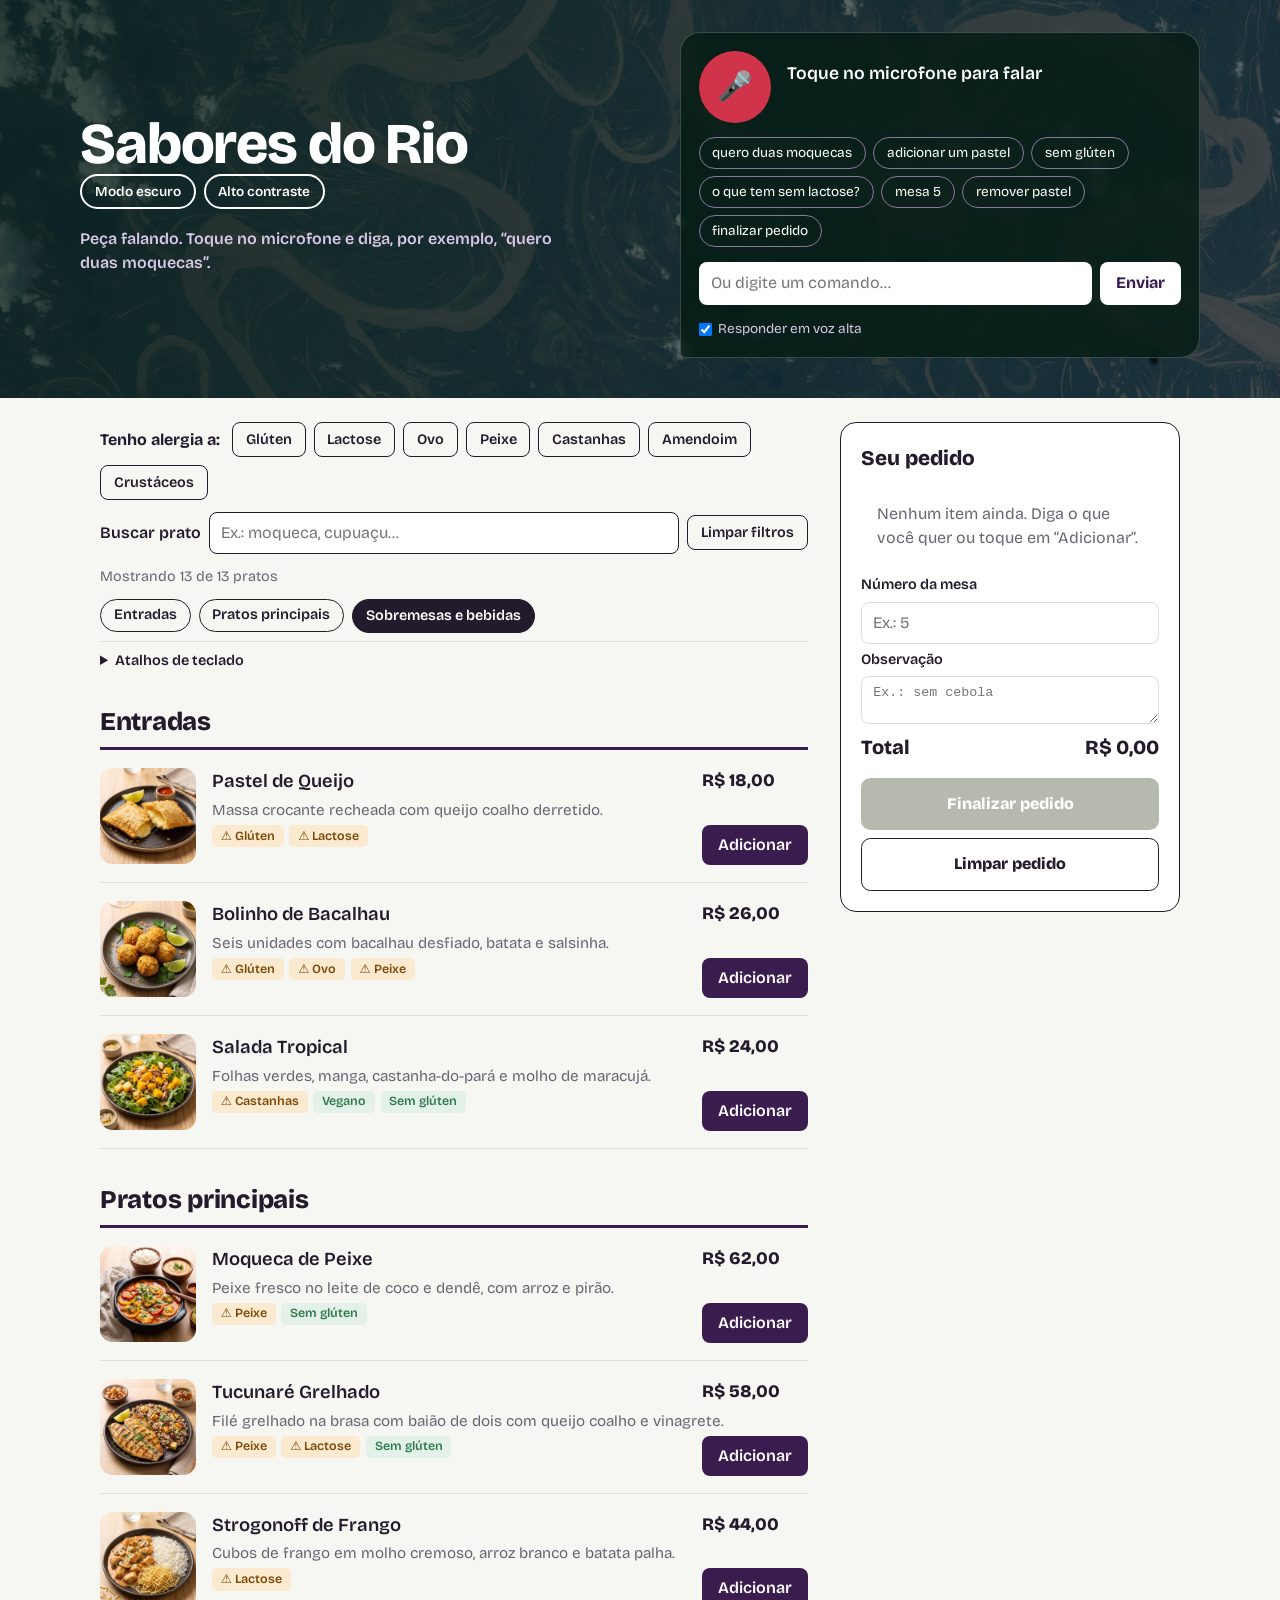
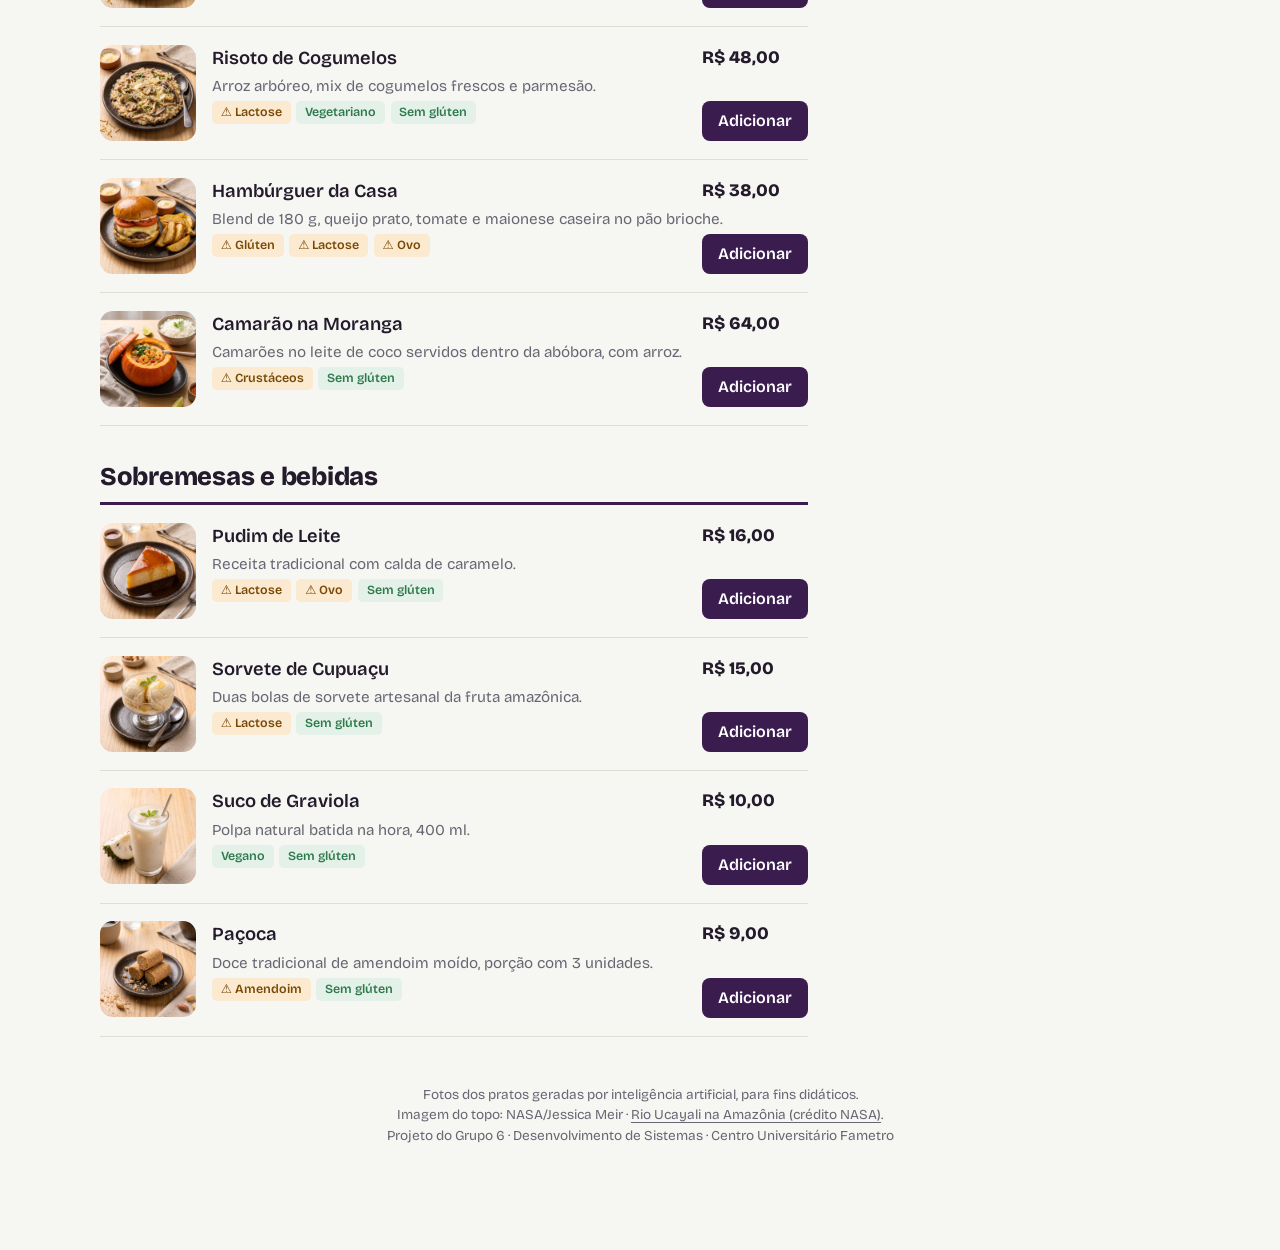
<file: index.html>
<!DOCTYPE html>
<html lang="pt-BR">
<head>
<meta charset="utf-8">
<meta name="viewport" content="width=device-width, initial-scale=1">
<meta name="description" content="Cardápio digital do restaurante Sabores do Rio, com filtro de alérgenos e pedido por voz.">
<meta name="theme-color" content="#3a1c4f">
<title>Cardápio Digital · Sabores do Rio</title>
<link rel="preconnect" href="https://fonts.googleapis.com">
<link rel="preconnect" href="https://fonts.gstatic.com" crossorigin>
<link href="https://fonts.googleapis.com/css2?family=Bricolage+Grotesque:opsz,wght@12..96,400;12..96,600;12..96,800&display=swap" rel="stylesheet">
<script>try{var t=localStorage.getItem("sabores-tema");if(t==="1")t="contraste";if(t===null&&matchMedia("(prefers-color-scheme: dark)").matches)t="escuro";if(t&&t!=="padrao"&&t!=="0")document.documentElement.setAttribute("data-tema",t)}catch(e){}</script>
<link rel="stylesheet" href="css/style.css">
<script src="js/script.js" defer></script>
</head>
<body>
<a class="pular" href="#conteudo">Pular para o cardápio</a>

<header class="topo">
  <div class="topo-in">
    <div>
      <h1>Sabores do Rio</h1>
      <div class="temas" role="group" aria-label="Aparência">
        <button id="escuro" class="tema" type="button" aria-pressed="false">Modo escuro</button>
        <button id="tema" class="tema" type="button" aria-pressed="false">Alto contraste</button>
      </div>
      <p class="sub">Peça falando. Toque no microfone e diga, por exemplo, “quero duas moquecas”.</p>
    </div>
    <section class="voz" aria-label="Pedido por voz">
      <div class="voz-linha">
        <button type="button" id="mic" aria-label="Ativar microfone">🎤</button>
        <div>
          <div id="fala" aria-live="polite">Toque no microfone para falar</div>
          <div id="retorno" aria-live="polite"></div>
        </div>
      </div>
      <div class="exemplos" role="group" aria-label="Comandos de exemplo">
        <button type="button">quero duas moquecas</button>
        <button type="button">adicionar um pastel</button>
        <button type="button">sem glúten</button>
        <button type="button">o que tem sem lactose?</button>
        <button type="button">mesa 5</button>
        <button type="button">remover pastel</button>
        <button type="button">finalizar pedido</button>
      </div>
      <form class="digitar" id="formTexto">
        <label class="sr" for="txt">Digitar comando</label>
        <input type="text" id="txt" placeholder="Ou digite um comando…" autocomplete="off">
        <button type="submit">Enviar</button>
      </form>
      <label class="opt"><input type="checkbox" id="falar" checked> Responder em voz alta</label>
    </section>
  </div>
</header>

<div class="layout" id="conteudo" tabindex="-1">
  <div>
    <section class="ferramentas" aria-label="Filtros e busca">
    <div class="filtros" role="group" aria-label="Filtrar por alérgeno">
      <strong>Tenho alergia a:</strong>
      <button type="button" class="chip" data-al="gluten" aria-pressed="false">Glúten</button>
      <button type="button" class="chip" data-al="lactose" aria-pressed="false">Lactose</button>
      <button type="button" class="chip" data-al="ovo" aria-pressed="false">Ovo</button>
      <button type="button" class="chip" data-al="peixe" aria-pressed="false">Peixe</button>
      <button type="button" class="chip" data-al="castanhas" aria-pressed="false">Castanhas</button>
      <button type="button" class="chip" data-al="amendoim" aria-pressed="false">Amendoim</button>
      <button type="button" class="chip" data-al="crustaceos" aria-pressed="false">Crustáceos</button>
    </div>
    <div class="busca">
      <label for="busca">Buscar prato</label>
      <input id="busca" type="search" placeholder="Ex.: moqueca, cupuaçu…" autocomplete="off">
      <button type="button" id="limparFiltros" class="chip">Limpar filtros</button>
    </div>
    <p id="contagem" class="contagem" role="status" aria-live="polite"></p>
    <nav id="indice" class="indice" aria-label="Seções do cardápio"></nav>
    <div id="avisoDados" class="aviso" role="alert" hidden></div>
    <details class="atalhos">
      <summary>Atalhos de teclado</summary>
      <ul><li><kbd>/</kbd> buscar prato</li><li><kbd>M</kbd> microfone</li><li><kbd>P</kbd> abrir o pedido</li><li><kbd>D</kbd> modo escuro</li><li><kbd>C</kbd> alto contraste</li></ul>
    </details>
    </section>

    <!-- MICRODADOS: Restaurant > Menu > MenuSection > MenuItem -->
    <main itemscope itemtype="https://schema.org/Restaurant">
      <meta itemprop="name" content="Sabores do Rio">
      <meta itemprop="servesCuisine" content="Brasileira">
      <div itemprop="hasMenu" itemscope itemtype="https://schema.org/Menu">
        <meta itemprop="name" content="Cardápio">

        <section class="secao" itemprop="hasMenuSection" itemscope itemtype="https://schema.org/MenuSection">
          <h2 itemprop="name">Entradas</h2>

          <article class="prato" itemprop="hasMenuItem" itemscope itemtype="https://schema.org/MenuItem" data-id="pastel" data-keys="pastel,pasteis" data-al="gluten,lactose">
            <img class="foto" src="img/pastel.jpg" alt="Pastel de queijo dourado, aberto ao meio com queijo derretido" width="480" height="480" loading="lazy">
            <h3 itemprop="name">Pastel de Queijo</h3>
            <div class="preco" itemprop="offers" itemscope itemtype="https://schema.org/Offer"><meta itemprop="priceCurrency" content="BRL">R$ <span itemprop="price" content="18.00">18,00</span></div>
            <p class="desc" itemprop="description">Massa crocante recheada com queijo coalho derretido.</p>
            <ul class="etiquetas">
              <li class="alergeno" itemprop="additionalProperty" itemscope itemtype="https://schema.org/PropertyValue"><meta itemprop="name" content="Alérgeno"><span itemprop="value">Glúten</span></li>
              <li class="alergeno" itemprop="additionalProperty" itemscope itemtype="https://schema.org/PropertyValue"><meta itemprop="name" content="Alérgeno"><span itemprop="value">Lactose</span></li>
            </ul>
            <button type="button" class="add">Adicionar</button>
          </article>

          <article class="prato" itemprop="hasMenuItem" itemscope itemtype="https://schema.org/MenuItem" data-id="bolinho" data-keys="bolinho,bolinhos,bacalhau" data-al="gluten,ovo,peixe">
            <img class="foto" src="img/bolinho.jpg" alt="Bolinhos de bacalhau dourados com salsinha e limão" width="480" height="480" loading="lazy">
            <h3 itemprop="name">Bolinho de Bacalhau</h3>
            <div class="preco" itemprop="offers" itemscope itemtype="https://schema.org/Offer"><meta itemprop="priceCurrency" content="BRL">R$ <span itemprop="price" content="26.00">26,00</span></div>
            <p class="desc" itemprop="description">Seis unidades com bacalhau desfiado, batata e salsinha.</p>
            <ul class="etiquetas">
              <li class="alergeno" itemprop="additionalProperty" itemscope itemtype="https://schema.org/PropertyValue"><meta itemprop="name" content="Alérgeno"><span itemprop="value">Glúten</span></li>
              <li class="alergeno" itemprop="additionalProperty" itemscope itemtype="https://schema.org/PropertyValue"><meta itemprop="name" content="Alérgeno"><span itemprop="value">Ovo</span></li>
              <li class="alergeno" itemprop="additionalProperty" itemscope itemtype="https://schema.org/PropertyValue"><meta itemprop="name" content="Alérgeno"><span itemprop="value">Peixe</span></li>
            </ul>
            <button type="button" class="add">Adicionar</button>
          </article>

          <article class="prato" itemprop="hasMenuItem" itemscope itemtype="https://schema.org/MenuItem" data-id="salada" data-keys="salada" data-al="castanhas">
            <img class="foto" src="img/salada.jpg" alt="Salada tropical com folhas verdes, manga, castanha-do-pará e molho de maracujá" width="480" height="480" loading="lazy">
            <h3 itemprop="name">Salada Tropical</h3>
            <div class="preco" itemprop="offers" itemscope itemtype="https://schema.org/Offer"><meta itemprop="priceCurrency" content="BRL">R$ <span itemprop="price" content="24.00">24,00</span></div>
            <p class="desc" itemprop="description">Folhas verdes, manga, castanha-do-pará e molho de maracujá.</p>
            <ul class="etiquetas">
              <li class="alergeno" itemprop="additionalProperty" itemscope itemtype="https://schema.org/PropertyValue"><meta itemprop="name" content="Alérgeno"><span itemprop="value">Castanhas</span></li>
              <li class="dieta"><link itemprop="suitableForDiet" href="https://schema.org/VeganDiet">Vegano</li>
              <li class="dieta"><link itemprop="suitableForDiet" href="https://schema.org/GlutenFreeDiet">Sem glúten</li>
            </ul>
            <button type="button" class="add">Adicionar</button>
          </article>
        </section>

        <section class="secao" itemprop="hasMenuSection" itemscope itemtype="https://schema.org/MenuSection">
          <h2 itemprop="name">Pratos principais</h2>

          <article class="prato" itemprop="hasMenuItem" itemscope itemtype="https://schema.org/MenuItem" data-id="moqueca" data-keys="moqueca,moquecas" data-al="peixe">
            <img class="foto" src="img/moqueca.jpg" alt="Moqueca de peixe em panela de barro, com arroz e pirão" width="480" height="480" loading="lazy">
            <h3 itemprop="name">Moqueca de Peixe</h3>
            <div class="preco" itemprop="offers" itemscope itemtype="https://schema.org/Offer"><meta itemprop="priceCurrency" content="BRL">R$ <span itemprop="price" content="62.00">62,00</span></div>
            <p class="desc" itemprop="description">Peixe fresco no leite de coco e dendê, com arroz e pirão.</p>
            <ul class="etiquetas">
              <li class="alergeno" itemprop="additionalProperty" itemscope itemtype="https://schema.org/PropertyValue"><meta itemprop="name" content="Alérgeno"><span itemprop="value">Peixe</span></li>
              <li class="dieta"><link itemprop="suitableForDiet" href="https://schema.org/GlutenFreeDiet">Sem glúten</li>
            </ul>
            <button type="button" class="add">Adicionar</button>
          </article>

          <article class="prato" itemprop="hasMenuItem" itemscope itemtype="https://schema.org/MenuItem" data-id="tucunare" data-keys="tucunare,tucunares" data-al="peixe,lactose">
            <img class="foto" src="img/tucunare.jpg" alt="Filé de tucunaré grelhado com baião de dois com queijo coalho e vinagrete" width="480" height="480" loading="lazy">
            <h3 itemprop="name">Tucunaré Grelhado</h3>
            <div class="preco" itemprop="offers" itemscope itemtype="https://schema.org/Offer"><meta itemprop="priceCurrency" content="BRL">R$ <span itemprop="price" content="58.00">58,00</span></div>
            <p class="desc" itemprop="description">Filé grelhado na brasa com baião de dois com queijo coalho e vinagrete.</p>
            <ul class="etiquetas">
              <li class="alergeno" itemprop="additionalProperty" itemscope itemtype="https://schema.org/PropertyValue"><meta itemprop="name" content="Alérgeno"><span itemprop="value">Peixe</span></li>
              <li class="alergeno" itemprop="additionalProperty" itemscope itemtype="https://schema.org/PropertyValue"><meta itemprop="name" content="Alérgeno"><span itemprop="value">Lactose</span></li>
              <li class="dieta"><link itemprop="suitableForDiet" href="https://schema.org/GlutenFreeDiet">Sem glúten</li>
            </ul>
            <button type="button" class="add">Adicionar</button>
          </article>

          <article class="prato" itemprop="hasMenuItem" itemscope itemtype="https://schema.org/MenuItem" data-id="strogonoff" data-keys="strogonoff,estrogonofe" data-al="lactose">
            <img class="foto" src="img/strogonoff.jpg" alt="Strogonoff de frango com arroz branco e batata palha" width="480" height="480" loading="lazy">
            <h3 itemprop="name">Strogonoff de Frango</h3>
            <div class="preco" itemprop="offers" itemscope itemtype="https://schema.org/Offer"><meta itemprop="priceCurrency" content="BRL">R$ <span itemprop="price" content="44.00">44,00</span></div>
            <p class="desc" itemprop="description">Cubos de frango em molho cremoso, arroz branco e batata palha.</p>
            <ul class="etiquetas">
              <li class="alergeno" itemprop="additionalProperty" itemscope itemtype="https://schema.org/PropertyValue"><meta itemprop="name" content="Alérgeno"><span itemprop="value">Lactose</span></li>
            </ul>
            <button type="button" class="add">Adicionar</button>
          </article>

          <article class="prato" itemprop="hasMenuItem" itemscope itemtype="https://schema.org/MenuItem" data-id="risoto" data-keys="risoto,risotos,cogumelo,cogumelos" data-al="lactose">
            <img class="foto" src="img/risoto.jpg" alt="Risoto de cogumelos com parmesão" width="480" height="480" loading="lazy">
            <h3 itemprop="name">Risoto de Cogumelos</h3>
            <div class="preco" itemprop="offers" itemscope itemtype="https://schema.org/Offer"><meta itemprop="priceCurrency" content="BRL">R$ <span itemprop="price" content="48.00">48,00</span></div>
            <p class="desc" itemprop="description">Arroz arbóreo, mix de cogumelos frescos e parmesão.</p>
            <ul class="etiquetas">
              <li class="alergeno" itemprop="additionalProperty" itemscope itemtype="https://schema.org/PropertyValue"><meta itemprop="name" content="Alérgeno"><span itemprop="value">Lactose</span></li>
              <li class="dieta"><link itemprop="suitableForDiet" href="https://schema.org/VegetarianDiet">Vegetariano</li>
              <li class="dieta"><link itemprop="suitableForDiet" href="https://schema.org/GlutenFreeDiet">Sem glúten</li>
            </ul>
            <button type="button" class="add">Adicionar</button>
          </article>

          <article class="prato" itemprop="hasMenuItem" itemscope itemtype="https://schema.org/MenuItem" data-id="hamburguer" data-keys="hamburguer,hamburgueres,burger" data-al="gluten,lactose,ovo">
            <img class="foto" src="img/hamburguer.jpg" alt="Hambúrguer com queijo e tomate no pão brioche, com batatas rústicas" width="480" height="480" loading="lazy">
            <h3 itemprop="name">Hambúrguer da Casa</h3>
            <div class="preco" itemprop="offers" itemscope itemtype="https://schema.org/Offer"><meta itemprop="priceCurrency" content="BRL">R$ <span itemprop="price" content="38.00">38,00</span></div>
            <p class="desc" itemprop="description">Blend de 180 g, queijo prato, tomate e maionese caseira no pão brioche.</p>
            <ul class="etiquetas">
              <li class="alergeno" itemprop="additionalProperty" itemscope itemtype="https://schema.org/PropertyValue"><meta itemprop="name" content="Alérgeno"><span itemprop="value">Glúten</span></li>
              <li class="alergeno" itemprop="additionalProperty" itemscope itemtype="https://schema.org/PropertyValue"><meta itemprop="name" content="Alérgeno"><span itemprop="value">Lactose</span></li>
              <li class="alergeno" itemprop="additionalProperty" itemscope itemtype="https://schema.org/PropertyValue"><meta itemprop="name" content="Alérgeno"><span itemprop="value">Ovo</span></li>
            </ul>
            <button type="button" class="add">Adicionar</button>
          </article>
                  <article class="prato" itemprop="hasMenuItem" itemscope itemtype="https://schema.org/MenuItem" data-id="camarao" data-keys="camarao,camaroes,moranga" data-al="crustaceos">
            <img class="foto" src="img/camarao.jpg" alt="Camarão no leite de coco servido dentro de uma abóbora moranga" width="480" height="480" loading="lazy">
            <h3 itemprop="name">Camarão na Moranga</h3>
            <div class="preco" itemprop="offers" itemscope itemtype="https://schema.org/Offer"><meta itemprop="priceCurrency" content="BRL">R$ <span itemprop="price" content="64.00">64,00</span></div>
            <p class="desc" itemprop="description">Camarões no leite de coco servidos dentro da abóbora, com arroz.</p>
            <ul class="etiquetas">
              <li class="alergeno" itemprop="additionalProperty" itemscope itemtype="https://schema.org/PropertyValue"><meta itemprop="name" content="Alérgeno"><span itemprop="value">Crustáceos</span></li>
              <li class="dieta"><link itemprop="suitableForDiet" href="https://schema.org/GlutenFreeDiet">Sem glúten</li>
            </ul>
            <button type="button" class="add">Adicionar</button>
          </article>
        </section>

        <section class="secao" itemprop="hasMenuSection" itemscope itemtype="https://schema.org/MenuSection">
          <h2 itemprop="name">Sobremesas e bebidas</h2>

          <article class="prato" itemprop="hasMenuItem" itemscope itemtype="https://schema.org/MenuItem" data-id="pudim" data-keys="pudim,pudins,flan" data-al="lactose,ovo">
            <img class="foto" src="img/pudim.jpg" alt="Fatia de pudim de leite com calda de caramelo" width="480" height="480" loading="lazy">
            <h3 itemprop="name">Pudim de Leite</h3>
            <div class="preco" itemprop="offers" itemscope itemtype="https://schema.org/Offer"><meta itemprop="priceCurrency" content="BRL">R$ <span itemprop="price" content="16.00">16,00</span></div>
            <p class="desc" itemprop="description">Receita tradicional com calda de caramelo.</p>
            <ul class="etiquetas">
              <li class="alergeno" itemprop="additionalProperty" itemscope itemtype="https://schema.org/PropertyValue"><meta itemprop="name" content="Alérgeno"><span itemprop="value">Lactose</span></li>
              <li class="alergeno" itemprop="additionalProperty" itemscope itemtype="https://schema.org/PropertyValue"><meta itemprop="name" content="Alérgeno"><span itemprop="value">Ovo</span></li>
              <li class="dieta"><link itemprop="suitableForDiet" href="https://schema.org/GlutenFreeDiet">Sem glúten</li>
            </ul>
            <button type="button" class="add">Adicionar</button>
          </article>

          <article class="prato" itemprop="hasMenuItem" itemscope itemtype="https://schema.org/MenuItem" data-id="sorvete" data-keys="sorvete,sorvetes" data-al="lactose">
            <img class="foto" src="img/sorvete.jpg" alt="Duas bolas de sorvete de cupuaçu em taça de vidro" width="480" height="480" loading="lazy">
            <h3 itemprop="name">Sorvete de Cupuaçu</h3>
            <div class="preco" itemprop="offers" itemscope itemtype="https://schema.org/Offer"><meta itemprop="priceCurrency" content="BRL">R$ <span itemprop="price" content="15.00">15,00</span></div>
            <p class="desc" itemprop="description">Duas bolas de sorvete artesanal da fruta amazônica.</p>
            <ul class="etiquetas">
              <li class="alergeno" itemprop="additionalProperty" itemscope itemtype="https://schema.org/PropertyValue"><meta itemprop="name" content="Alérgeno"><span itemprop="value">Lactose</span></li>
              <li class="dieta"><link itemprop="suitableForDiet" href="https://schema.org/GlutenFreeDiet">Sem glúten</li>
            </ul>
            <button type="button" class="add">Adicionar</button>
          </article>

          <article class="prato" itemprop="hasMenuItem" itemscope itemtype="https://schema.org/MenuItem" data-id="suco" data-keys="suco,sucos,graviola" data-al="">
            <img class="foto" src="img/suco.jpg" alt="Copo de suco de graviola com gelo e hortelã" width="480" height="480" loading="lazy">
            <h3 itemprop="name">Suco de Graviola</h3>
            <div class="preco" itemprop="offers" itemscope itemtype="https://schema.org/Offer"><meta itemprop="priceCurrency" content="BRL">R$ <span itemprop="price" content="10.00">10,00</span></div>
            <p class="desc" itemprop="description">Polpa natural batida na hora, 400 ml.</p>
            <ul class="etiquetas">
              <li class="dieta"><link itemprop="suitableForDiet" href="https://schema.org/VeganDiet">Vegano</li>
              <li class="dieta"><link itemprop="suitableForDiet" href="https://schema.org/GlutenFreeDiet">Sem glúten</li>
            </ul>
            <button type="button" class="add">Adicionar</button>
          </article>
                  <article class="prato" itemprop="hasMenuItem" itemscope itemtype="https://schema.org/MenuItem" data-id="pacoca" data-keys="pacoca,pacocas" data-al="amendoim">
            <img class="foto" src="img/pacoca.jpg" alt="Três paçocas de amendoim em um pratinho" width="480" height="480" loading="lazy">
            <h3 itemprop="name">Paçoca</h3>
            <div class="preco" itemprop="offers" itemscope itemtype="https://schema.org/Offer"><meta itemprop="priceCurrency" content="BRL">R$ <span itemprop="price" content="9.00">9,00</span></div>
            <p class="desc" itemprop="description">Doce tradicional de amendoim moído, porção com 3 unidades.</p>
            <ul class="etiquetas">
              <li class="alergeno" itemprop="additionalProperty" itemscope itemtype="https://schema.org/PropertyValue"><meta itemprop="name" content="Alérgeno"><span itemprop="value">Amendoim</span></li>
              <li class="dieta"><link itemprop="suitableForDiet" href="https://schema.org/GlutenFreeDiet">Sem glúten</li>
            </ul>
            <button type="button" class="add">Adicionar</button>
          </article>
        </section>
      </div>
    </main>
    <p class="vazio" id="semResultado" hidden>Nenhum prato disponível com esses filtros. Diga “mostrar tudo” para limpar.</p>
  </div>

  <aside id="pedido" aria-label="Seu pedido">
    <h2>Seu pedido <button type="button" id="fechar" aria-label="Fechar pedido">✕</button></h2>
    <ul id="itens"></ul>
    <p class="vazio" id="vazioPedido">Nenhum item ainda. Diga o que você quer ou toque em “Adicionar”.</p>
    <div class="campos">
      <label for="mesa">Número da mesa</label>
      <input type="text" id="mesa" inputmode="numeric" maxlength="3" placeholder="Ex.: 5">
      <label for="obs">Observação</label>
      <textarea id="obs" rows="2" placeholder="Ex.: sem cebola"></textarea>
    </div>
    <div class="total"><span>Total</span><span id="total">R$ 0,00</span></div>
    <button type="button" class="btn" id="finalizar" disabled>Finalizar pedido</button>
    <button type="button" class="btn sec" id="limpar">Limpar pedido</button>
  </aside>
</div>

<button type="button" id="barra" aria-controls="pedido"><span id="barraQtd">Ver pedido · 0 itens</span><span id="barraTotal">R$ 0,00</span></button>

<dialog id="ok">
  <h2>Pedido enviado! ✅</h2>
  <p id="okNum"></p>
  <ul id="okLista"></ul>
  <button type="button" class="btn" id="okFechar">Fechar</button>
</dialog>


<footer class="rodape">
  <p>Fotos dos pratos geradas por inteligência artificial, para fins didáticos.</p>
  <p>Imagem do topo: NASA/Jessica Meir · <a href="https://images.nasa.gov/details/iss074e0492148" target="_blank" rel="noopener noreferrer">Rio Ucayali na Amazônia (crédito NASA)</a>.</p>
  <p>Projeto do Grupo 6 · Desenvolvimento de Sistemas · Centro Universitário Fametro</p>
</footer>
</body>
</html>
</file>
<file: css/style.css>
:root{
  --acai:#3a1c4f; --acai-2:#512a6b; --ink:#231a2b; --paper:#f6f7f3; --white:#fff; --surface:#fff; --on-ink:#fff; --folha-txt:#2f7a4d; --foto-bg:#e9e1ef;
  --line:#dcdfd5; --muted:#6a6573; --guarana:#d1344a; --folha:#2f7a4d; --folha-bg:#e3f1e8; --alerta:#fbe9d0; --alerta-ink:#7a4a05;
  --font:"Bricolage Grotesque",system-ui,-apple-system,"Segoe UI",Roboto,sans-serif;
}
*{box-sizing:border-box;margin:0}
html{scroll-behavior:smooth}
body{font-family:var(--font);background:var(--paper);color:var(--ink);line-height:1.5;padding-bottom:5.5rem}
button,input{font:inherit;color:inherit}
:focus-visible{outline:3px solid var(--guarana);outline-offset:2px}
.sr{position:absolute;width:1px;height:1px;overflow:hidden;clip:rect(0 0 0 0)}

/* Topo + console de voz */
.topo{background-color:var(--acai);background-image:linear-gradient(110deg,rgba(9,29,21,.82),rgba(9,29,21,.48)),url("../img/floresta-amazonica.jpg");background-position:center 48%;background-size:cover;color:#fff;padding:2rem 1.25rem 2.5rem}
[data-tema="contraste"] .topo{background-image:none}
.topo-in{max-width:1120px;margin:auto;display:grid;gap:1.75rem}
.topo h1{font-size:clamp(2rem,6vw,3.6rem);font-weight:800;line-height:1.02;letter-spacing:-.02em}
.topo p.sub{color:#d9c9e6;max-width:46ch;margin-top:.6rem}
.voz{background:rgba(6,29,20,.82);backdrop-filter:blur(4px);border:1px solid rgba(255,255,255,.2);border-radius:1.25rem 1.25rem 1.25rem .35rem;padding:1.1rem;display:grid;gap:.9rem}
[data-tema="contraste"] .voz{background:#000}
.voz-linha{display:flex;gap:1rem;align-items:center}
#mic{flex:none;width:4.5rem;height:4.5rem;border-radius:50%;border:0;background:var(--guarana);color:#fff;font-size:1.8rem;cursor:pointer;display:grid;place-items:center;transition:transform .15s}
#mic:hover{transform:scale(1.05)}
#mic:disabled{background:#7d6a8c;cursor:not-allowed}
#mic.ouvindo{animation:pulso 1.2s infinite}
@keyframes pulso{0%{box-shadow:0 0 0 0 rgba(209,52,74,.7)}100%{box-shadow:0 0 0 20px rgba(209,52,74,0)}}
#fala{font-size:1.1rem;font-weight:600;min-height:1.6em}
#retorno{color:#d9c9e6;font-size:.95rem;min-height:1.5em}
.exemplos{display:flex;flex-wrap:wrap;gap:.45rem}
.exemplos button{background:transparent;border:1px solid #8c74a1;color:#fff;border-radius:2rem;padding:.3rem .8rem;font-size:.85rem;cursor:pointer}
.exemplos button:hover{background:#6a4285}
.digitar{display:flex;gap:.5rem}
.digitar input{flex:1;min-width:0;border:0;border-radius:.5rem;padding:.6rem .8rem;background:var(--surface);color:var(--ink)}
.digitar button{border:0;border-radius:.5rem;background:#fff;color:var(--acai);font-weight:700;padding:0 1rem;cursor:pointer}
.opt{font-size:.85rem;color:#d9c9e6;display:flex;gap:.4rem;align-items:center}

/* Filtros */
.layout{max-width:1120px;margin:auto;padding:1.5rem 1.25rem;display:grid;gap:2rem}
.filtros{display:flex;flex-wrap:wrap;gap:.5rem;align-items:center}
.filtros strong{margin-right:.25rem}
.chip{border:1.5px solid var(--ink);background:transparent;border-radius:.5rem;padding:.35rem .8rem;cursor:pointer;font-weight:600;font-size:.9rem}
.chip[aria-pressed=true]{background:var(--ink);color:var(--on-ink)}
.chip[aria-pressed=true]::before{content:"✕ "}

/* Cardápio */
.secao{margin-top:2rem}
.secao h2{font-size:1.6rem;font-weight:800;letter-spacing:-.01em;border-bottom:3px solid var(--acai);padding-bottom:.35rem}
.prato{display:grid;grid-template-columns:6rem 1fr auto;gap:.2rem 1rem;align-items:start;padding:1.1rem 0;border-bottom:1px solid var(--line)}
.prato[hidden]{display:none}
.foto{grid-row:span 3;width:6rem;height:6rem;border-radius:.8rem;background:var(--foto-bg);object-fit:cover}
.prato h3{font-size:1.15rem;font-weight:600}
.preco{font-weight:800;font-size:1.1rem;white-space:nowrap}
.desc{grid-column:2/4;color:var(--muted);font-size:.95rem;max-width:60ch}
.etiquetas{grid-column:2;display:flex;flex-wrap:wrap;gap:.35rem;list-style:none;padding:0;align-items:center}
.etiquetas li{font-size:.78rem;font-weight:600;padding:.12rem .55rem;border-radius:.3rem}
.alergeno{background:var(--alerta);color:var(--alerta-ink)}
.alergeno::before{content:"⚠ "}
.dieta{background:var(--folha-bg);color:var(--folha-txt)}
.add{grid-column:3;justify-self:end;border:0;background:var(--acai);color:#fff;border-radius:.5rem;padding:.5rem 1rem;font-weight:600;cursor:pointer}
.add:hover{background:var(--guarana)}
.vazio{padding:1rem;color:var(--muted)}

/* Mesa e observação */
.campos{display:grid;gap:.35rem;margin:.5rem 0}
.campos label{font-weight:600;font-size:.9rem}
.campos input,.campos textarea{width:100%;border:1.5px solid var(--line);border-radius:.5rem;padding:.5rem .7rem;background:var(--surface);color:var(--ink);resize:vertical}

/* Pedido */
#pedido{position:fixed;left:0;right:0;bottom:0;max-height:82vh;overflow:auto;background:var(--surface);color:var(--ink);border-radius:1.25rem 1.25rem 0 0;box-shadow:0 -8px 30px rgba(35,26,43,.25);padding:1.25rem;transform:translateY(105%);transition:transform .25s;z-index:20}
#pedido.aberto{transform:none}
#pedido h2{font-size:1.3rem;font-weight:800;display:flex;justify-content:space-between;align-items:center}
#fechar{border:0;background:none;font-size:1.4rem;cursor:pointer}
#itens{list-style:none;padding:0;margin:.75rem 0}
#itens li{display:grid;grid-template-columns:1fr auto;gap:.1rem .75rem;padding:.6rem 0;border-bottom:1px solid var(--line)}
.qtd{display:flex;gap:.4rem;align-items:center;grid-column:1}
.qtd button{width:1.9rem;height:1.9rem;border-radius:50%;border:1.5px solid var(--ink);background:none;cursor:pointer;font-weight:800}
.sub{font-weight:600;grid-row:1/3;grid-column:2;align-self:center}
.total{display:flex;justify-content:space-between;font-size:1.25rem;font-weight:800;margin:.5rem 0 1rem}
.btn{width:100%;border:0;border-radius:.6rem;background:var(--folha);color:#fff;font-weight:800;padding:.85rem;font-size:1rem;cursor:pointer}
.btn:disabled{background:#b5b9ae;cursor:not-allowed}
.btn.sec{background:none;color:var(--ink);border:1.5px solid var(--ink);margin-top:.5rem}
#barra{position:fixed;left:.75rem;right:.75rem;bottom:.75rem;z-index:15;border:0;border-radius:.8rem;background:var(--ink);color:var(--on-ink);padding:.9rem 1rem;display:flex;justify-content:space-between;font-weight:700;cursor:pointer;box-shadow:0 6px 20px rgba(0,0,0,.3)}
dialog{background:var(--surface);color:var(--ink);border:0;border-radius:1rem;padding:1.5rem;max-width:min(92vw,28rem);box-shadow:0 20px 60px rgba(0,0,0,.35)}
dialog::backdrop{background:rgba(35,26,43,.6)}
dialog h2{margin-bottom:.5rem}
dialog ul{margin:.75rem 0 1rem 1.2rem}

@media (min-width:960px){
  .topo-in{grid-template-columns:1.1fr 1fr;align-items:center}
  .layout{grid-template-columns:1fr 340px;align-items:start}
  body{padding-bottom:0}
  #barra,#fechar{display:none}
  #pedido{position:sticky;top:1rem;transform:none;border-radius:1rem;box-shadow:none;border:1.5px solid var(--ink);max-height:calc(100vh - 2rem);z-index:1}
}
@media (max-width:420px){
  .prato{grid-template-columns:4.8rem 1fr auto}
  .foto{width:4.8rem;height:4.8rem}
}
@media (prefers-reduced-motion:reduce){*{animation:none!important;transition:none!important;scroll-behavior:auto!important}}

/* ---------- Pular para o conteúdo (teclado e leitor de tela) ---------- */
.pular{position:absolute;left:-999px;top:0}
.pular:focus{left:.5rem;top:.5rem;z-index:99;background:#fff;color:#000;padding:.5rem 1rem;border-radius:.5rem}

/* ---------- Botão e tema de alto contraste ---------- */
.tema{font:inherit;font-weight:600;font-size:.85rem;margin:0 0 .5rem;padding:.35rem .8rem;border-radius:999px;border:2px solid #fff;background:transparent;color:#fff;cursor:pointer}
.tema[aria-pressed="true"]{background:#fff;color:#000}
[data-tema="contraste"]{
  --acai:#000; --acai-2:#000; --ink:#000; --paper:#fff; --line:#000; --muted:#222;
  --guarana:#a00020; --folha:#005a2b; --folha-txt:#005a2b; --folha-bg:#fff; --alerta:#fff; --alerta-ink:#000;
}
[data-tema="contraste"] :focus-visible{outline:3px solid #fff;box-shadow:0 0 0 6px #000}


/* ---------- Busca, índice de seções, aviso e atalhos ---------- */
html{scroll-behavior:smooth;scroll-padding-top:4rem}
@media (prefers-reduced-motion:reduce){html{scroll-behavior:auto}}
.busca{display:flex;gap:.5rem;align-items:center;flex-wrap:wrap;margin:.75rem 0}
.busca label{font-weight:600}
.busca input{flex:1;min-width:10rem;border:1.5px solid var(--ink);border-radius:.5rem;padding:.5rem .7rem;font:inherit;background:var(--surface);color:var(--ink)}
.contagem{font-size:.9rem;color:var(--muted);margin:.25rem 0}
.indice{display:flex;gap:.5rem;flex-wrap:wrap;position:sticky;top:0;z-index:5;background:var(--paper);padding:.5rem 0;border-bottom:1px solid var(--line)}
.indice a{padding:.3rem .8rem;border-radius:999px;border:1.5px solid var(--ink);color:var(--ink);text-decoration:none;font-weight:600;font-size:.9rem}
.indice a[aria-current]{background:var(--ink);color:#fff}
.aviso{background:var(--alerta);color:var(--alerta-ink);padding:.6rem .9rem;border-radius:.5rem;margin:.5rem 0;font-weight:600}
.atalhos{margin:.5rem 0;font-size:.9rem}
.atalhos summary{cursor:pointer;font-weight:600}
kbd{border:1px solid var(--ink);border-radius:.3rem;padding:0 .35rem;font-family:monospace;background:var(--surface);color:var(--ink)}

/* ---------- Rodapé ---------- */
.rodape{text-align:center;color:var(--muted);font-size:.85rem;padding:1.5rem 1rem 6.5rem}
.rodape a{color:inherit;text-underline-offset:.2em}

/* ---------- Modo escuro ---------- */
.temas{display:flex;gap:.5rem;flex-wrap:wrap}
[data-tema="escuro"]{
  color-scheme:dark;
  --acai:#4a2766; --acai-2:#5a3278; --ink:#efe9f5; --paper:#17111d; --surface:#231a2e; --on-ink:#17111d;
  --line:#3b2f48; --muted:#b9aec6; --folha-bg:#16301f; --folha-txt:#8fd6a8; --foto-bg:#2d2338;
  --alerta:#3d2b0b; --alerta-ink:#ffd9a0;
}
</file>
